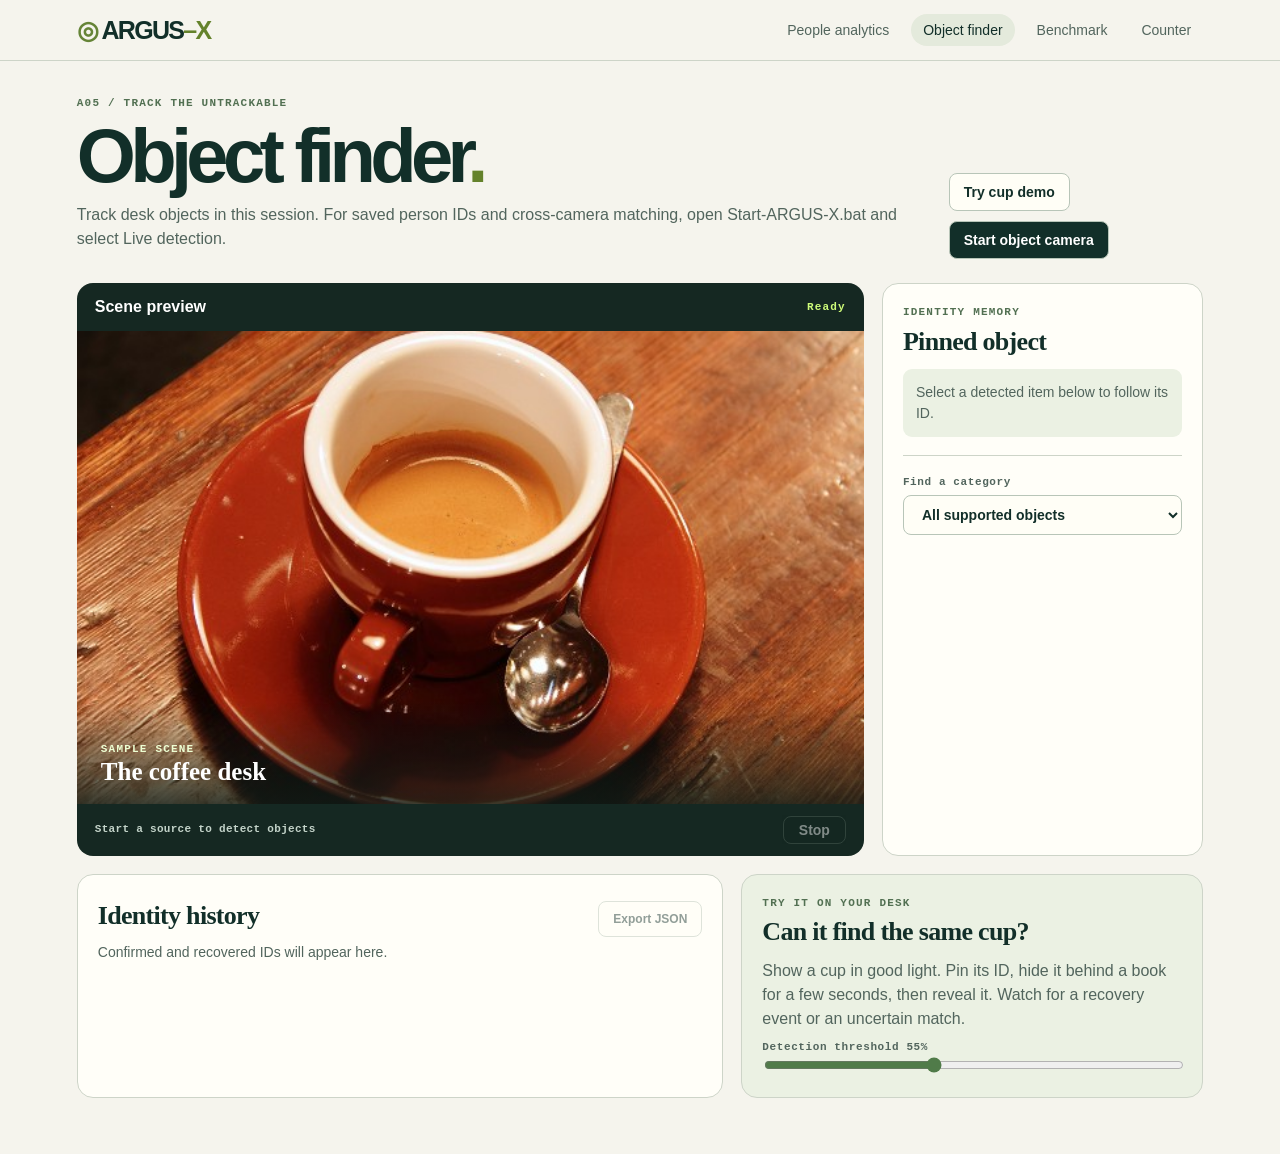
<file: index.html>
<!doctype html><html lang="en"><head><meta charset="utf-8"><meta name="viewport" content="width=device-width,initial-scale=1"><title>ARGUS-X · Object finder</title><link rel="stylesheet" href="studio.css"></head>
<body><header><a class="brand" href="index.html"><i>◎</i> ARGUS<span>–X</span></a><nav><a href="console/index.html">People analytics</a><a href="index.html" aria-current="page">Object finder</a><a href="benchmark.html">Benchmark</a><a href="live.html">Counter</a></nav></header>
<main><section class="intro"><div><div class="kicker">A05 / TRACK THE UNTRACKABLE</div><h1>Object finder<span>.</span></h1><p>Track desk objects in this session. For saved person IDs and cross-camera matching, open Start-ARGUS-X.bat and select Live detection.</p></div><div class="buttons"><button id="sample">Try cup demo</button><button class="primary" id="start">Start object camera</button></div></section>
<section class="workspace"><article class="monitor"><div class="bar"><b id="feed">Scene preview</b><span id="status" role="status">Ready</span></div><div class="scene"><video id="camera" autoplay playsinline muted hidden></video><img id="cover" src="assets/coffee.jpg" alt="Coffee cup used in the sample scene"><canvas id="screen" width="960" height="576" hidden aria-label="Objects and identity labels in the current scene"></canvas><div id="caption">SAMPLE SCENE <strong>The coffee desk</strong></div></div><div class="monitorfoot"><span id="readout">Start a source to detect objects</span><button id="stop" disabled>Stop</button></div></article>
<aside><div class="kicker">IDENTITY MEMORY</div><h2>Pinned object</h2><div id="pin" role="status">Select a detected item below to follow its ID.</div><div class="line"></div><label for="find">Find a category</label><select id="find"><option value="">All supported objects</option></select><p id="searchState"></p><div id="list"></div></aside></section>
<section class="bottom"><article><div class="sectionhead"><h2>Identity history</h2><button id="export" disabled>Export JSON</button></div><div id="log">Confirmed and recovered IDs will appear here.</div></article><article class="test"><div class="kicker">TRY IT ON YOUR DESK</div><h2>Can it find the same cup?</h2><p>Show a cup in good light. Pin its ID, hide it behind a book for a few seconds, then reveal it. Watch for a recovery event or an uncertain match.</p><label for="threshold">Detection threshold <output id="thresholdValue">55%</output></label><input id="threshold" type="range" min="35" max="85" value="55"></article></section><p id="error" role="alert"></p></main><script src="tracker.js"></script><script src="studio.js"></script></body></html>
</file>
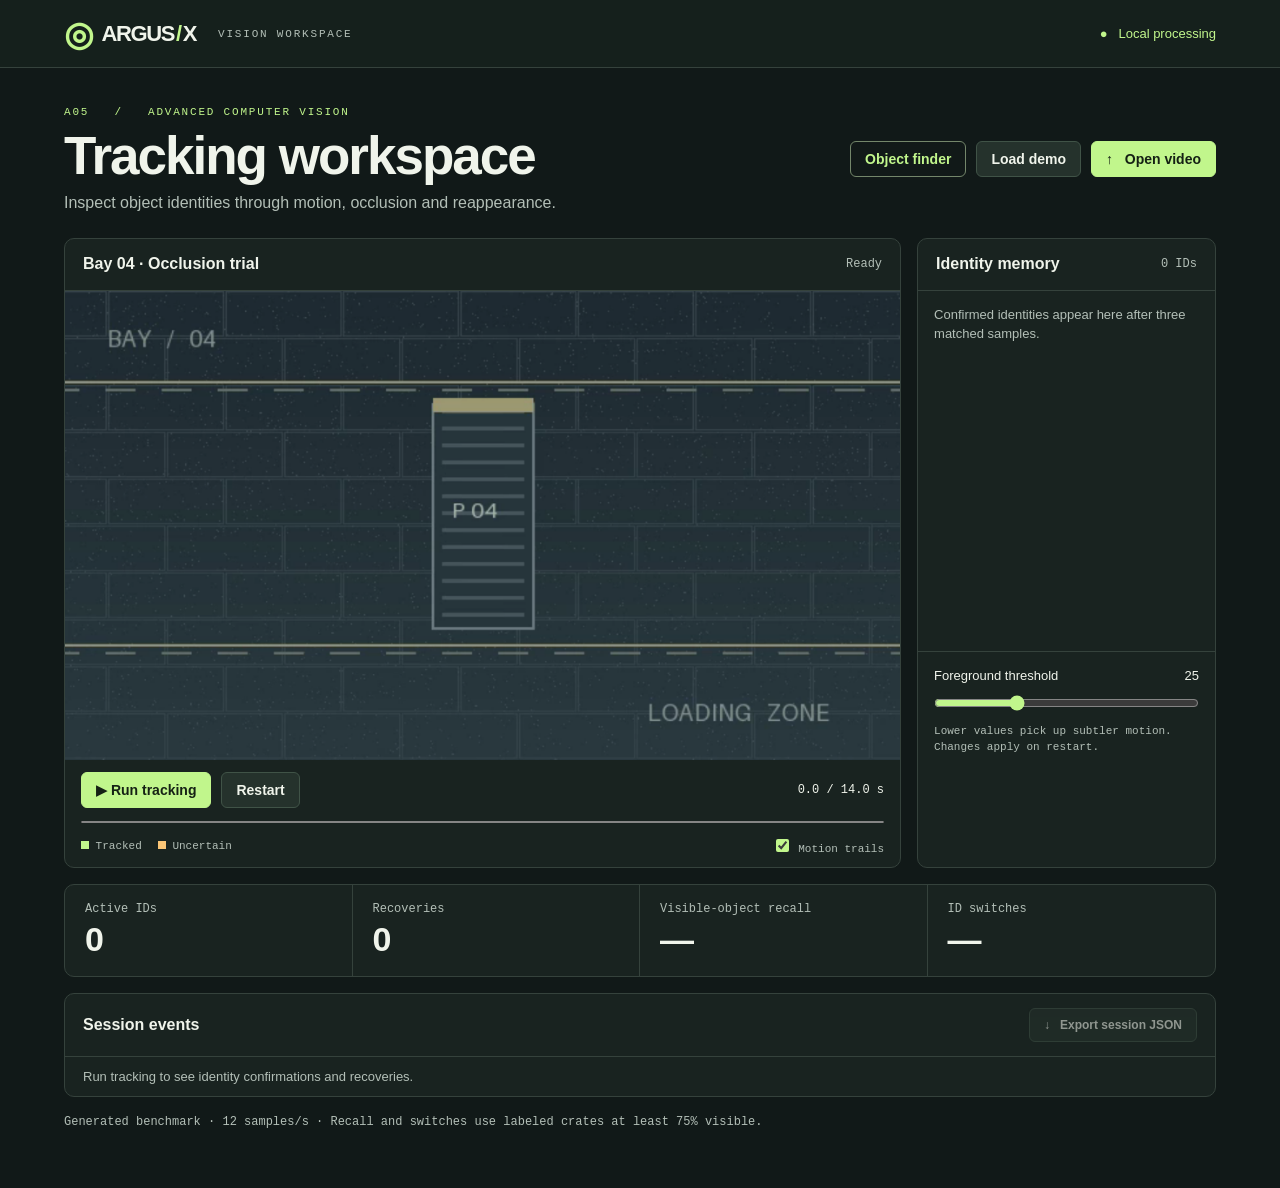
<file: benchmark.html>
<!doctype html>
<html lang="en"><head><meta charset="utf-8"><meta name="viewport" content="width=device-width, initial-scale=1"><title>ARGUS-X · Tracking workspace</title><link rel="stylesheet" href="style.css"></head>
<body><header><div class="brand"><span class="mark" aria-hidden="true">◎</span> ARGUS<span class="lime">/</span>X</div><span class="headernote">VISION WORKSPACE</span><span class="local">● &nbsp; Local processing</span></header>
<main><div class="intro"><div><div class="eyebrow">A05 &nbsp; / &nbsp; ADVANCED COMPUTER VISION</div><h1>Tracking workspace</h1><p>Inspect object identities through motion, occlusion and reappearance.</p></div><div class="actions"><a class="camlink" href="index.html">Object finder</a><button id="demo">Load demo</button><label class="upload">↑ &nbsp; Open video<input id="file" type="file" accept="video/*"></label></div></div>
<section class="layout"><div class="panel"><div class="bar"><strong id="source">Bay 04 · Occlusion trial</strong><span id="state">Loading</span></div><div class="viewer"><canvas id="view" width="960" height="540" aria-label="Video frames with tracking annotations"></canvas></div><div class="transport"><button class="primary" id="play">▶ &nbsp; Run tracking</button><button id="restart">Restart</button><span id="clock">0.0 / 0.0 s</span></div><progress id="progress" value="0" max="1" aria-label="Video progress"></progress><div class="foot"><span><i></i> Tracked</span><span><i class="amber"></i> Uncertain</span><label><input id="trails" type="checkbox" checked> Motion trails</label></div></div>
<aside class="panel"><div class="bar"><strong>Identity memory</strong><span id="memoryCount">0 IDs</span></div><div id="memory"></div><div class="setting"><label for="sensitivity">Foreground threshold <output id="level">25</output></label><input id="sensitivity" type="range" min="12" max="55" value="25"><small>Lower values pick up subtler motion. Changes apply on restart.</small></div></aside></section>
<section class="stats"><div><span>Active IDs</span><b id="active">0</b></div><div><span>Recoveries</span><b id="recoveries">0</b></div><div><span>Visible-object recall</span><b id="recall">—</b></div><div><span>ID switches</span><b id="switches">—</b></div></section>
<section class="panel report"><div class="bar"><strong>Session events</strong><button id="export">↓ &nbsp; Export session JSON</button></div><div id="events" role="log">Run tracking to see identity confirmations and recoveries.</div></section>
<p id="note" class="note"></p><p id="error" role="alert"></p></main><video id="video" muted playsinline preload="auto" hidden></video><script src="assets/demo.js"></script><script src="assets/truth.js"></script><script src="tracker.js"></script><script src="app.js"></script></body></html>
</file>
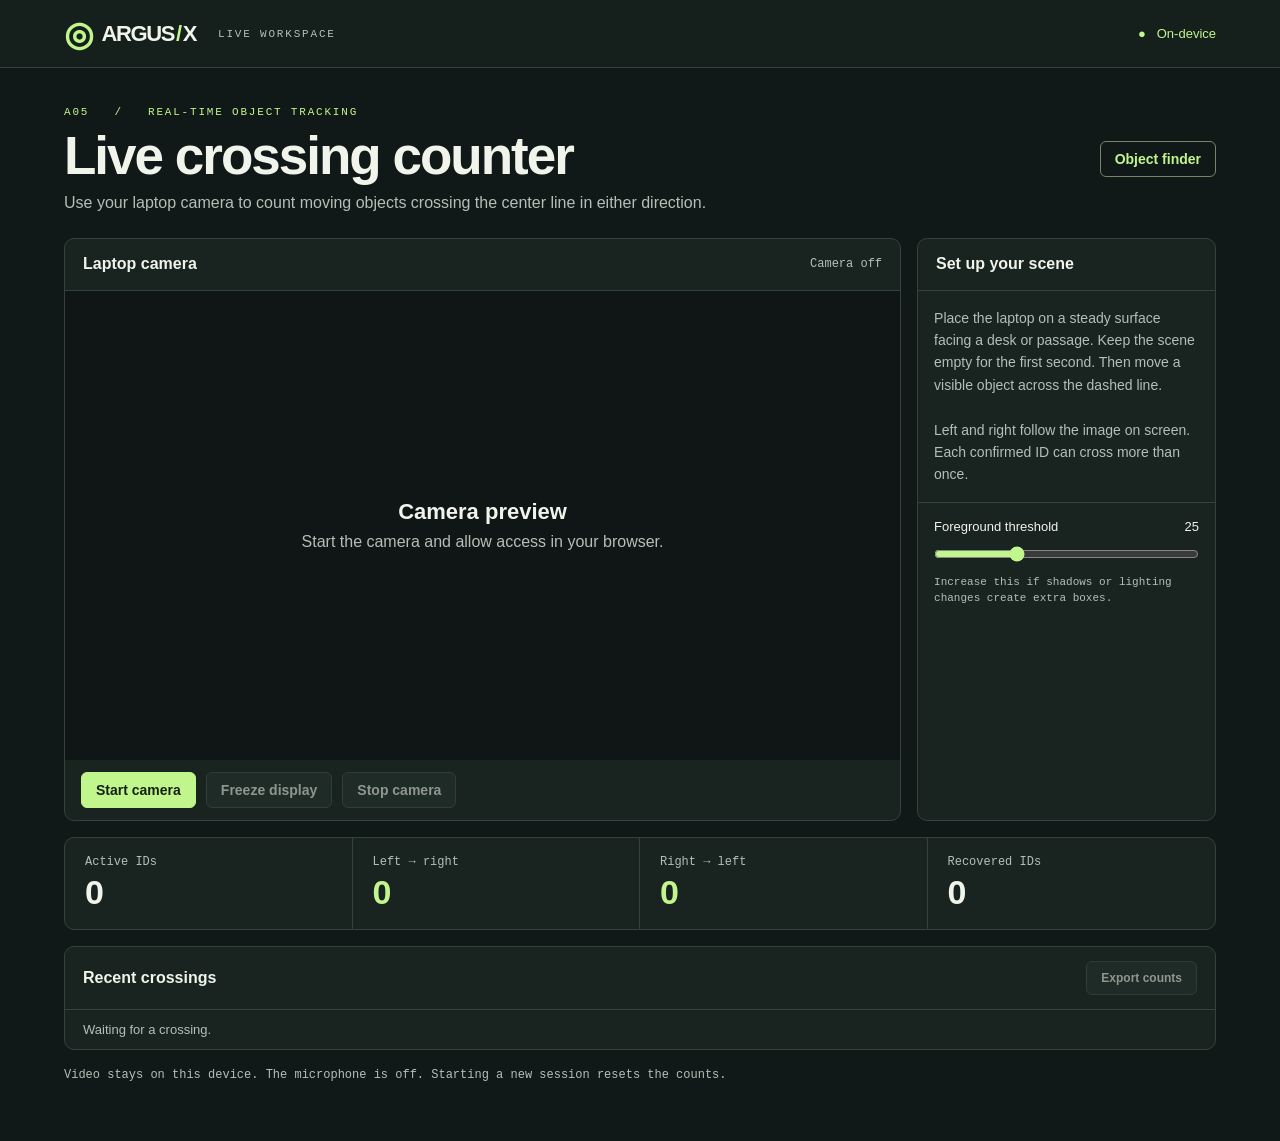
<file: live.html>
<!doctype html>
<html lang="en"><head><meta charset="utf-8"><meta name="viewport" content="width=device-width, initial-scale=1"><title>ARGUS-X · Live camera</title><link rel="stylesheet" href="style.css"></head>
<body><header><div class="brand"><span class="mark">◎</span> ARGUS<span class="lime">/</span>X</div><span class="headernote">LIVE WORKSPACE</span><span class="local">● &nbsp; On-device</span></header>
<main><div class="intro"><div><div class="eyebrow">A05 &nbsp; / &nbsp; REAL-TIME OBJECT TRACKING</div><h1>Live crossing counter</h1><p>Use your laptop camera to count moving objects crossing the center line in either direction.</p></div><a class="camlink" href="index.html">Object finder</a></div>
<section class="layout"><div class="panel"><div class="bar"><strong id="device">Laptop camera</strong><span id="state" role="status">Camera off</span></div><div class="viewer liveviewer"><canvas id="view" width="960" height="540" aria-label="Live camera feed with IDs and center counting line"></canvas><div id="hint" class="livehint"><strong>Camera preview</strong><span>Start the camera and allow access in your browser.</span></div></div><div class="transport"><button class="primary" id="start">Start camera</button><button id="freeze" disabled>Freeze display</button><button id="stop" disabled>Stop camera</button></div></div>
<aside class="panel"><div class="bar"><strong>Set up your scene</strong></div><div class="settingsbody">Place the laptop on a steady surface facing a desk or passage. Keep the scene empty for the first second. Then move a visible object across the dashed line.<br><br>Left and right follow the image on screen. Each confirmed ID can cross more than once.</div><div class="setting"><label for="threshold">Foreground threshold <output id="level">25</output></label><input id="threshold" type="range" min="12" max="55" value="25"><small>Increase this if shadows or lighting changes create extra boxes.</small></div></aside></section>
<section class="stats live"><div><span>Active IDs</span><b id="active">0</b></div><div><span>Left → right</span><b id="right">0</b></div><div><span>Right → left</span><b id="left">0</b></div><div><span>Recovered IDs</span><b id="rec">0</b></div></section>
<section class="panel report"><div class="bar"><strong>Recent crossings</strong><button id="save" disabled>Export counts</button></div><div id="events">Waiting for a crossing.</div></section>
<p class="note">Video stays on this device. The microphone is off. Starting a new session resets the counts.</p><p id="error" role="alert"></p></main><video id="video" muted playsinline hidden></video><script src="tracker.js"></script><script src="live.js"></script></body></html>
</file>
<file: studio.css>
:root{--bg:#f5f4ed;--ink:#122f29;--muted:#52655d;--edge:#cdd4c8;--leaf:#cefc79;font-family:Inter,"Segoe UI",sans-serif;color:var(--ink);background:var(--bg)}*{box-sizing:border-box}body{margin:0}header{display:flex;align-items:center;justify-content:space-between;border-bottom:1px solid var(--edge);padding:14px 6vw}.brand{text-decoration:none;font-weight:850;font-size:25px;letter-spacing:-1.7px;color:var(--ink)}.brand i{font-style:normal;color:#658437}.brand span,h1 span{color:#64822b}nav,.buttons,.bar,.monitorfoot,.sectionhead{display:flex;align-items:center;gap:10px}nav a{color:var(--muted);text-decoration:none;padding:8px 12px;font-size:14px}nav a[aria-current]{background:#e4eadc;border-radius:30px;color:var(--ink)}main{max-width:1550px;margin:auto;padding:34px 6vw 48px}.intro{display:flex;align-items:flex-end;justify-content:space-between;gap:20px;margin-bottom:24px}.kicker,.bar span,.monitorfoot span,#caption,label{font:600 11px/1.5 Consolas,monospace;letter-spacing:1.2px}.kicker{color:#527052}h1{font-size:clamp(45px,6vw,76px);letter-spacing:-.075em;margin:4px 0;line-height:1.05}p{color:var(--muted);line-height:1.5;margin:8px 0}.buttons{flex-wrap:wrap}button,select{border:1px solid #b8c5b8;background:#fffef6;color:var(--ink);border-radius:8px;padding:10px 14px;font:600 14px "Segoe UI",sans-serif;cursor:pointer}.primary{background:var(--ink);color:white}.primary:hover{background:#214d40}button:hover,select:hover{border-color:#658437}button:disabled{opacity:.46;cursor:default}.workspace{display:grid;grid-template-columns:minmax(0,2.45fr) minmax(235px,1fr);gap:18px}.monitor{overflow:hidden;background:#152822;color:white;border-radius:16px}.bar,.monitorfoot,.sectionhead{justify-content:space-between}.bar,.monitorfoot{padding:12px 18px;min-height:48px}.bar span{color:var(--leaf)}.monitorfoot span{font-size:11px;color:#c3d3c9;letter-spacing:.3px}.monitorfoot button{padding:5px 15px;color:white;background:transparent;border-color:#51655a}.scene{aspect-ratio:5/3;position:relative;background:#0c1714}.scene img,.scene canvas{width:100%;height:100%;object-fit:cover;display:block}.scene [hidden]{display:none}#caption{position:absolute;bottom:0;left:0;right:0;background:linear-gradient(transparent,#101c17cf);padding:40px 24px 18px;color:#eeffd3}#caption strong{display:block;font:600 25px Georgia,serif;color:white;letter-spacing:0}.workspace aside,.bottom article{background:#fffef8;border:1px solid var(--edge);border-radius:16px;padding:20px}h2{font:600 26px/1.15 Georgia,serif;letter-spacing:-.7px;margin:6px 0 12px}#pin,#searchState,#log,.entry{font-size:14px;line-height:1.5;color:var(--muted)}#pin{background:#ebf1e3;border-radius:9px;padding:13px}#pin b{color:var(--ink)}.line{height:1px;background:var(--edge);margin:18px 0}label{display:block;color:var(--muted);letter-spacing:.6px}select{width:100%;margin:5px 0}#list{max-height:210px;overflow:auto}.item{display:flex;width:100%;justify-content:space-between;margin:5px 0;align-items:center;text-align:left}.item small{color:#546b5c}.bottom{display:grid;grid-template-columns:1.4fr 1fr;gap:18px;margin-top:18px}.sectionhead button{font-size:12px}.entry{padding:6px 0;border-top:1px solid #e1e6dc}#log{max-height:150px;overflow:auto}.test{background:#ebf1e3!important}.test input{width:100%;accent-color:#507b49}#error{color:#9a3520;font-weight:600}button:focus-visible,a:focus-visible,select:focus-visible{outline:3px solid #c08428}@media(max-width:780px){.intro{align-items:flex-start;flex-direction:column}.workspace,.bottom{grid-template-columns:1fr}header{gap:8px;padding:10px 4vw}nav{gap:1px}nav a{padding:7px;font-size:12px}main{padding:23px 4vw}.brand{font-size:20px}}

.scene video:not([hidden]){position:absolute;inset:0;width:100%;height:100%;object-fit:contain}.scene video:not([hidden])~canvas{position:absolute;inset:0}
</file>
<file: style.css>
:root{color-scheme:dark;--bg:#111918;--panel:#192320;--edge:#35423c;--muted:#b3bfb7;--lime:#c1f68c;--ink:#f0f4eb;font-family:Inter,"Segoe UI",sans-serif}*{box-sizing:border-box}body{margin:0;background:var(--bg);color:var(--ink)}header{height:68px;border-bottom:1px solid var(--edge);display:flex;align-items:center;gap:22px;padding:0 5vw;background:#15201c}.brand{font-size:22px;font-weight:850;letter-spacing:-1.4px;display:flex;align-items:center;gap:2px}.mark{font-size:34px;color:var(--lime);margin-right:7px}.lime,.eyebrow,.local{color:var(--lime)}.local{margin-left:auto;font-size:13px}.headernote,.eyebrow,.bar>span,.foot,.stats span,#clock,.note,small{font-family:"IBM Plex Mono",Consolas,monospace}.headernote,.eyebrow{font-size:11px;letter-spacing:1.8px}.headernote{color:var(--muted)}main{max-width:1440px;margin:auto;padding:38px 5vw}.intro,.actions,.bar,.transport,.foot,.setting label{display:flex;align-items:center}.intro,.bar,.setting label{justify-content:space-between}.intro{gap:20px;margin-bottom:26px}h1{font-size:clamp(30px,4.5vw,53px);line-height:1.05;letter-spacing:-2px;margin:10px 0}.intro p,.note,small{color:var(--muted)}p{margin:0}.actions,.transport,.foot{gap:10px}button,.upload{background:#25322c;color:var(--ink);border:1px solid #405347;border-radius:6px;padding:9px 14px;cursor:pointer;font:600 14px "Segoe UI",sans-serif;white-space:nowrap}button:hover,.upload:hover{border-color:var(--lime)}button:focus-visible,.upload:focus-within{outline:2px solid var(--lime)}button:disabled{opacity:.55;cursor:wait}.upload,.primary{background:var(--lime);color:#152114;border-color:var(--lime)}.upload{position:relative}.upload input{position:absolute;inset:0;opacity:0;width:100%;cursor:pointer}.layout{display:grid;grid-template-columns:minmax(0,2.8fr) minmax(240px,1fr);gap:16px}.panel,.stats{border:1px solid var(--edge);border-radius:10px;background:var(--panel);overflow:hidden}.bar{padding:14px 18px;min-height:52px;border-bottom:1px solid var(--edge);gap:12px}.bar strong{overflow-wrap:anywhere}.bar>span{font-size:12px;color:var(--muted)}.viewer{background:#101615}canvas{display:block;width:100%;aspect-ratio:16/9}.transport,.foot{padding:12px 16px}.transport{flex-wrap:wrap}#clock{margin-left:auto;font-size:12px}progress{display:block;width:calc(100% - 32px);margin:0 auto;height:4px;accent-color:var(--lime)}.foot{font-size:11px;color:var(--muted);gap:16px}.foot label{margin-left:auto}.foot i{display:inline-block;width:8px;height:8px;background:var(--lime)}.foot .amber{background:#fac576}input{accent-color:var(--lime)}aside{display:flex;flex-direction:column}#memory{padding:14px 16px;flex:1;max-height:360px;overflow:auto}.empty,small{font-size:13px;line-height:1.5;color:var(--muted)}.idrow,.eventrow{display:flex;align-items:center;gap:10px;padding:10px 0;border-bottom:1px solid var(--edge);font-size:13px}.idrow b{color:var(--lime)}.idrow span{margin-left:auto;color:var(--muted)}.setting{padding:16px;border-top:1px solid var(--edge)}.setting label{font-size:13px}.setting input{width:100%;margin:12px 0}small{display:block;font-size:11px}.stats{display:grid;grid-template-columns:repeat(4,1fr);margin:16px 0}.stats div{padding:17px 20px;border-right:1px solid var(--edge)}.stats div:last-child{border:0}.stats span{display:block;font-size:12px;color:var(--muted)}.stats b{display:block;font-size:34px;letter-spacing:-1px;margin-top:4px}.report .bar button{font-size:12px}.eventrow time{color:var(--muted);font-family:monospace}.eventrow b{color:var(--lime)}#events{padding:12px 18px;color:var(--muted);font-size:13px;max-height:180px;overflow:auto}.note{margin:16px 0;font-size:12px;line-height:1.6}#error{color:#fac576}@media(max-width:760px){.layout{grid-template-columns:1fr}.intro{align-items:flex-start;flex-direction:column}.stats{grid-template-columns:repeat(2,1fr)}.headernote{display:none}main{padding:24px 4vw}.stats div{border-bottom:1px solid var(--edge)}#memory{max-height:160px}.report .bar{flex-wrap:wrap}}
.camlink{display:inline-block;font:600 14px "Segoe UI",sans-serif;color:var(--lime);border:1px solid #73866a;border-radius:6px;padding:9px 14px;text-decoration:none}.camlink:hover{background:#2b3b30}.actions{flex-wrap:wrap}.liveviewer{position:relative}.livehint{position:absolute;inset:0;display:grid;place-content:center;text-align:center;padding:20px;color:var(--muted)}.livehint[hidden]{display:none}.livehint strong{font-size:22px;color:var(--ink);margin-bottom:8px}.settingsbody{padding:16px;line-height:1.6;color:var(--muted);font-size:14px}.stats.live div:nth-child(2) b,.stats.live div:nth-child(3) b{color:var(--lime)}
</file>
